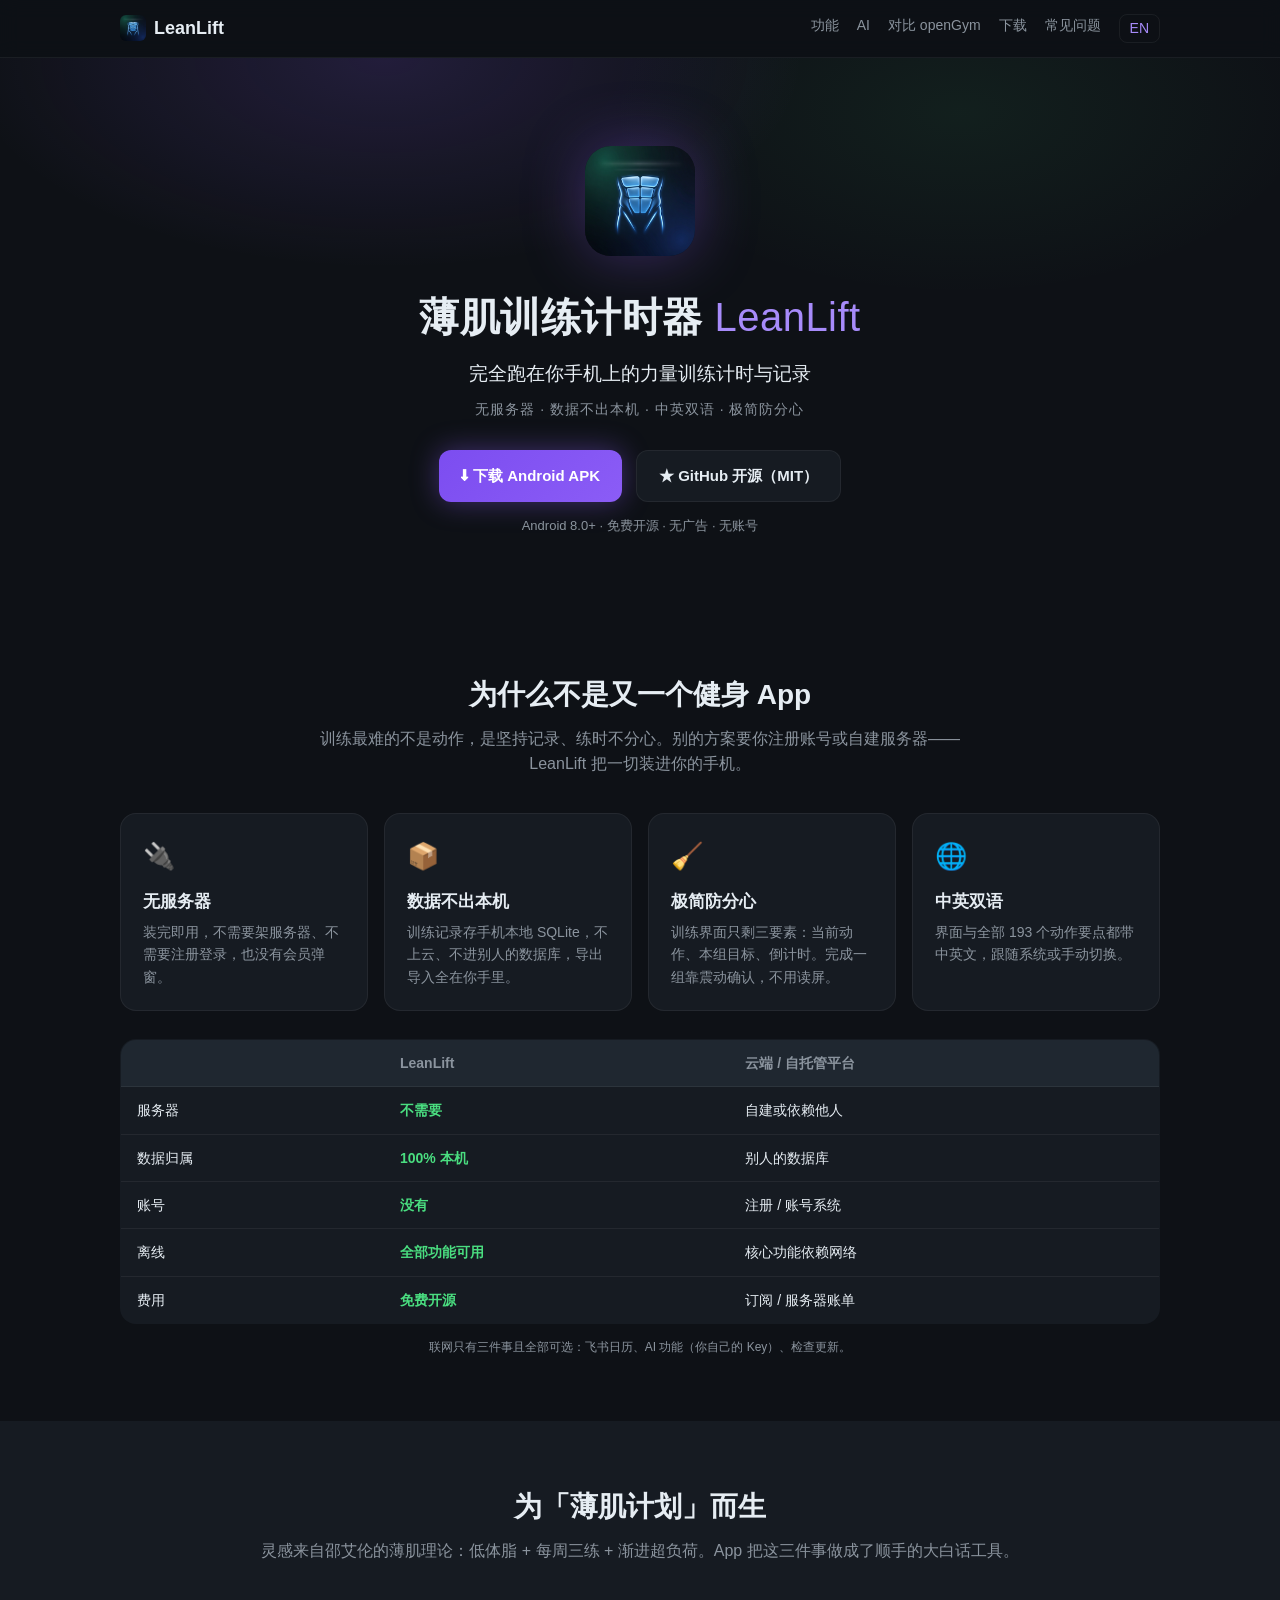
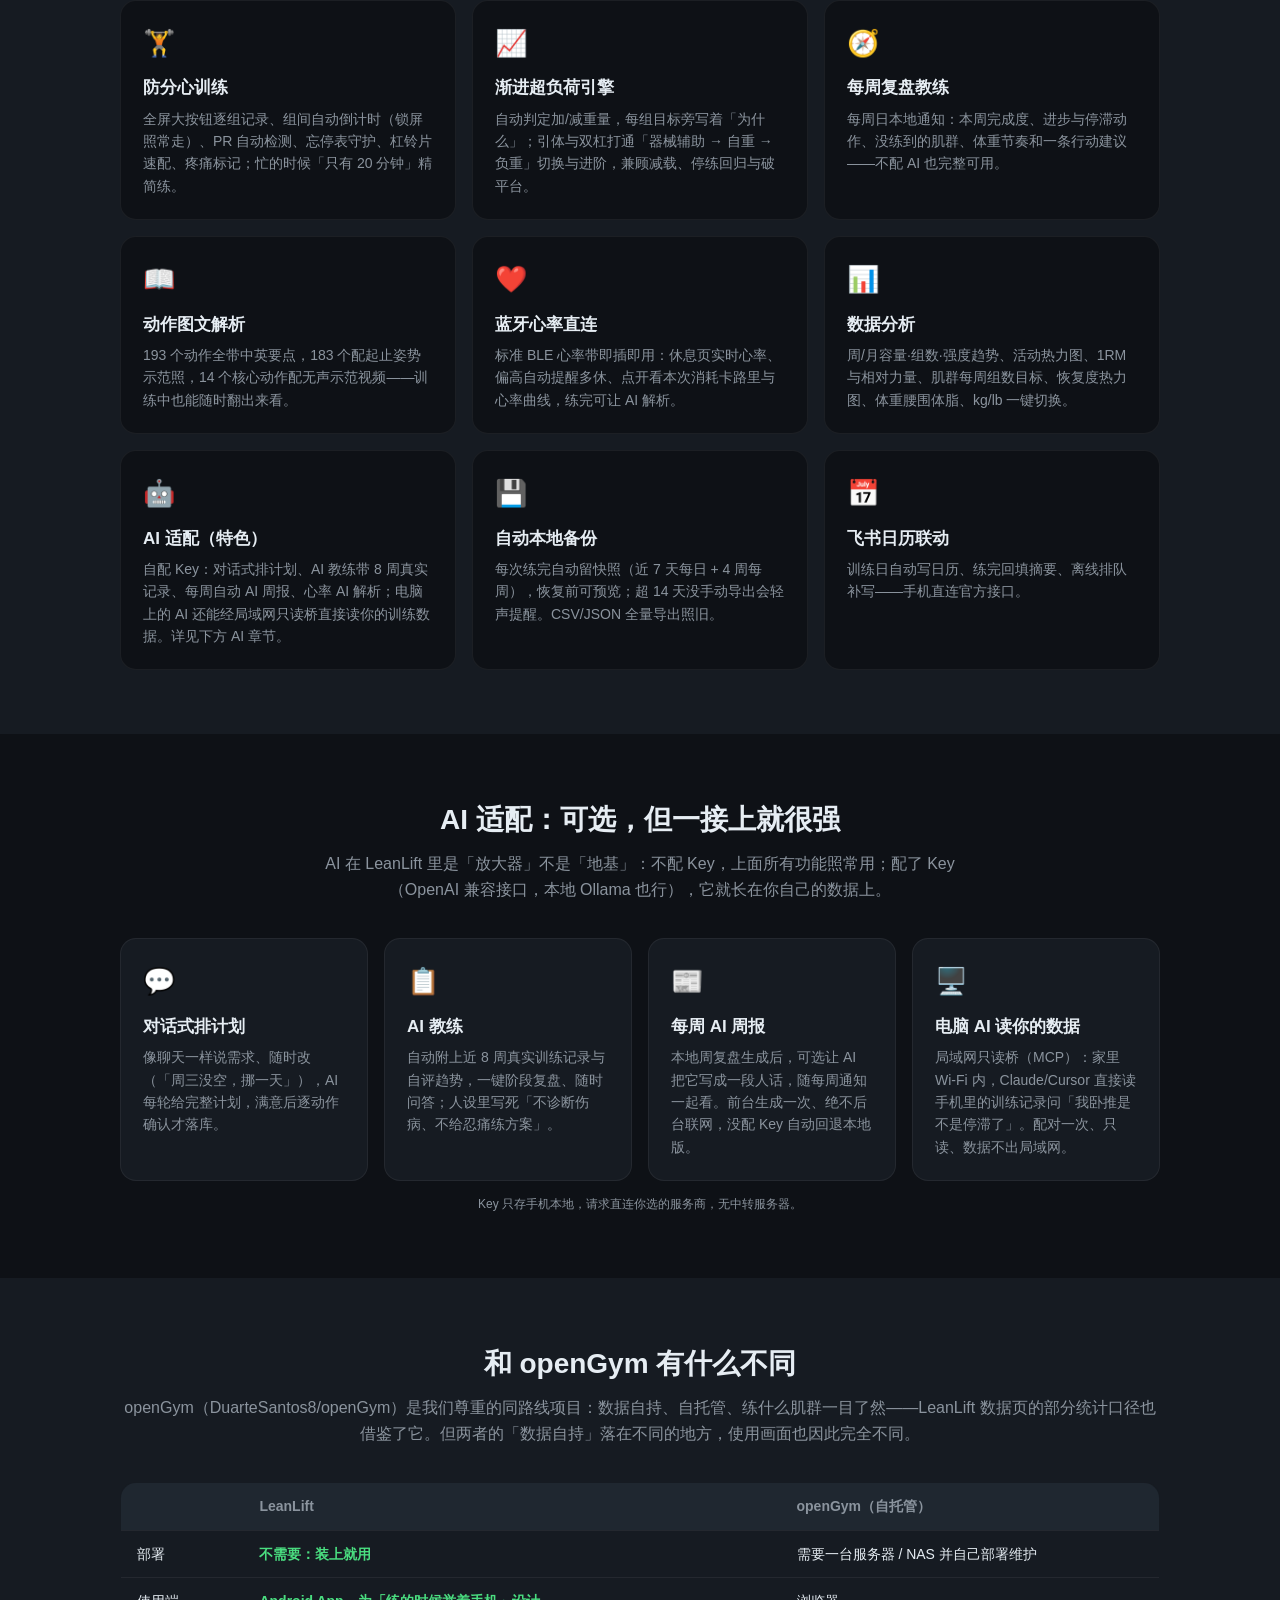
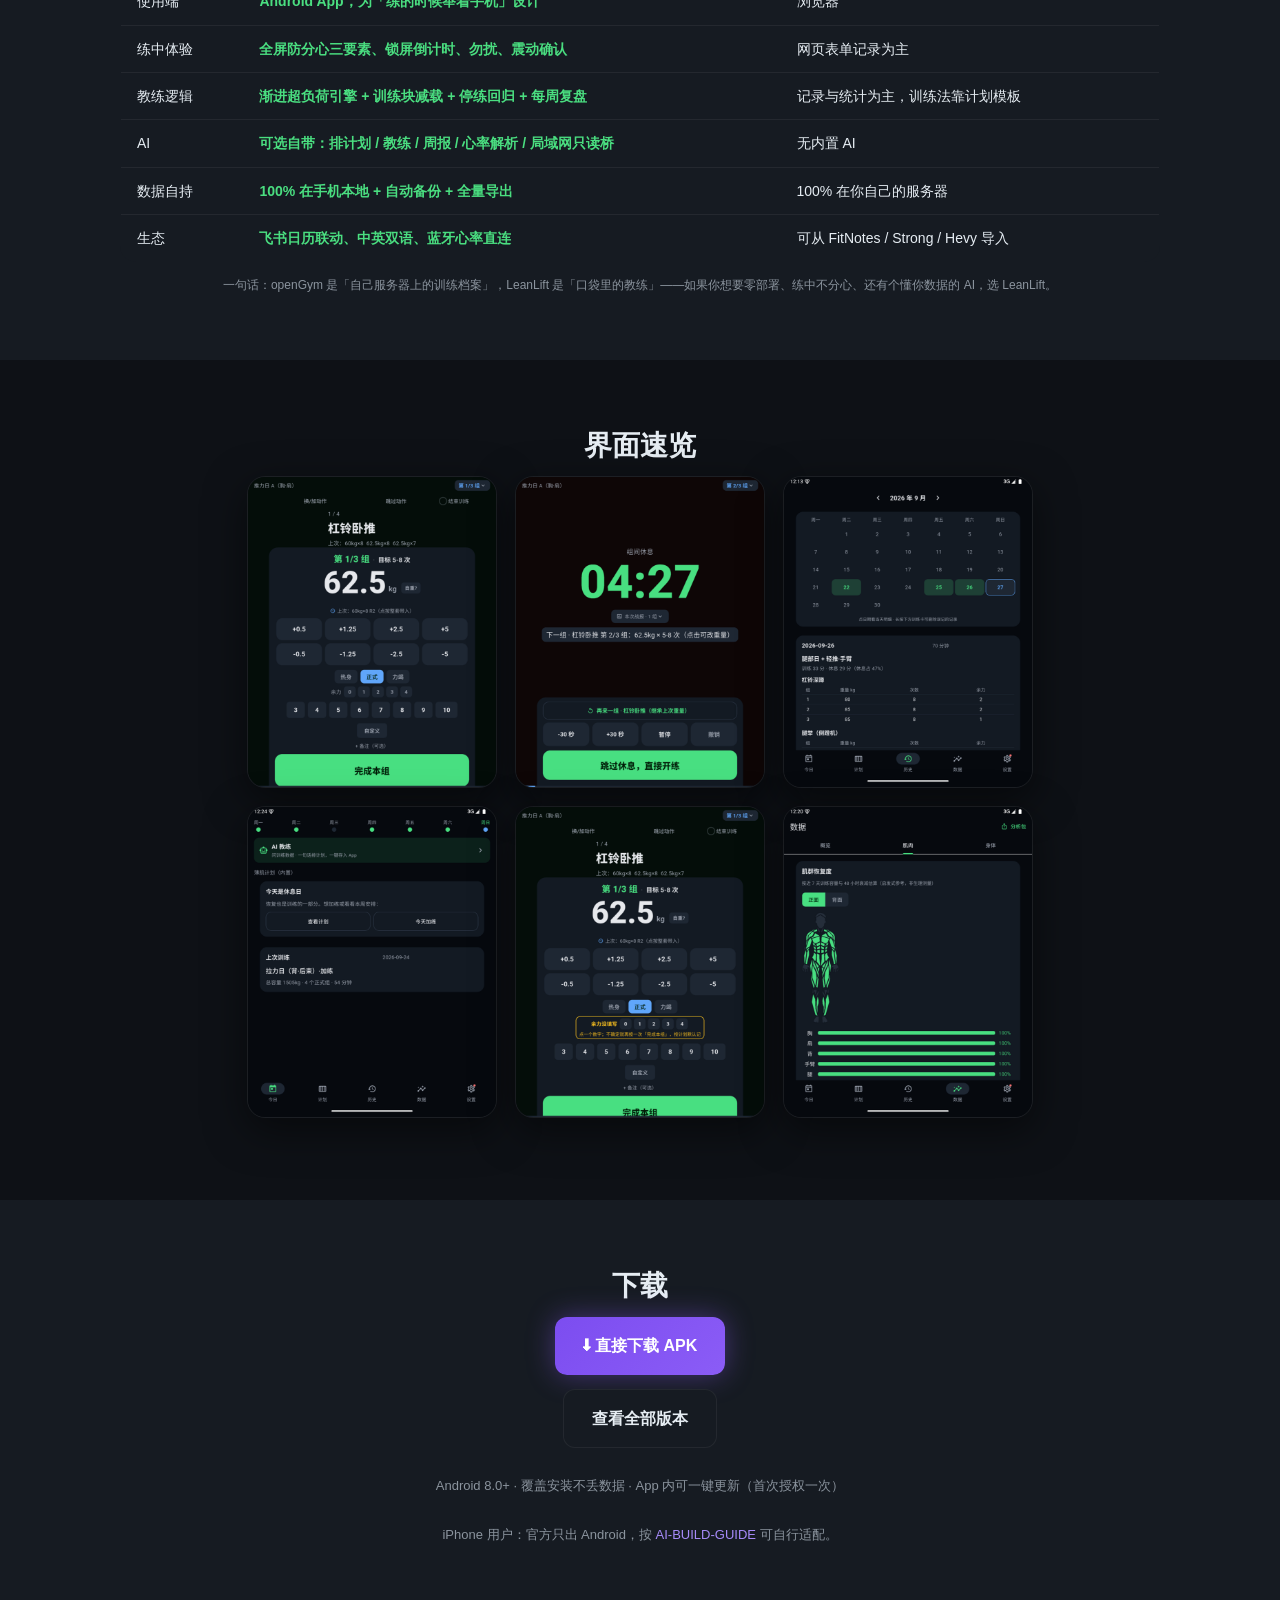
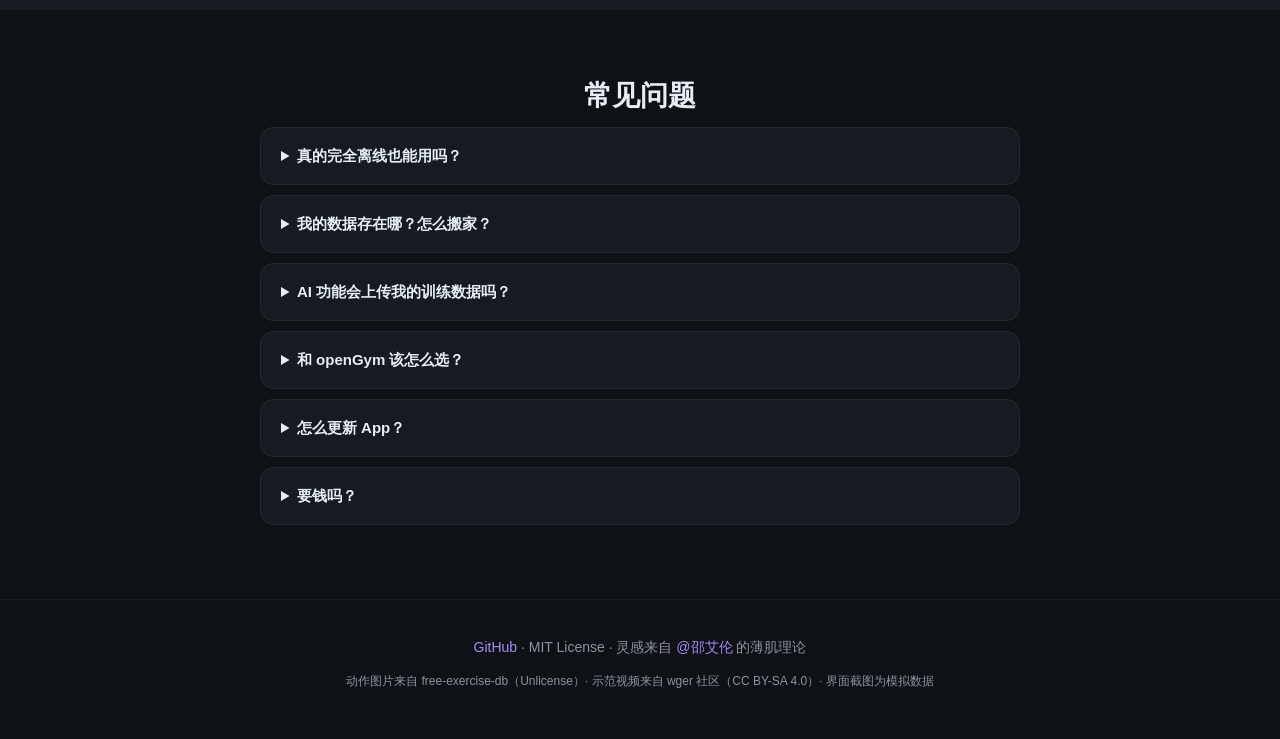
<file: index.html>
<!DOCTYPE html>
<html lang="zh-CN">
<head>
<meta charset="UTF-8">
<meta name="viewport" content="width=device-width, initial-scale=1.0">
<title>LeanLift · 薄肌训练计时器 — 完全跑在你手机上的力量训练记录</title>
<meta name="description" content="无服务器、数据不出本机、中英双语、极简防分心的开源力量训练计时与记录工具。">
<link rel="icon" href="assets/icon.png">
<link rel="stylesheet" href="styles.css">
</head>
<body>

<nav class="nav">
  <div class="nav-inner">
    <a class="brand" href="#"><img src="assets/icon.png" alt=""> LeanLift</a>
    <div class="nav-links">
      <a href="#features">功能</a>
      <a href="#ai">AI</a>
      <a href="#vs-opengym">对比 openGym</a>
      <a href="#download">下载</a>
      <a href="#faq">常见问题</a>
      <a class="lang" href="en.html">EN</a>
    </div>
  </div>
</nav>

<header class="hero">
  <div class="hero-inner">
    <img class="hero-logo" src="assets/icon.png" alt="LeanLift">
    <h1>薄肌训练计时器 <span class="en-name">LeanLift</span></h1>
    <p class="tagline">完全跑在你手机上的力量训练计时与记录</p>
    <p class="pillars">无服务器 · 数据不出本机 · 中英双语 · 极简防分心</p>
    <div class="hero-actions">
      <a class="btn primary" id="download-btn" href="https://github.com/kelinpan0524-cell/leanlift/releases/latest">
        ⬇ 下载 Android APK <span class="ver" id="ver" hidden></span>
      </a>
      <a class="btn ghost" href="https://github.com/kelinpan0524-cell/leanlift">★ GitHub 开源（MIT）</a>
    </div>
    <p class="note">Android 8.0+ · 免费开源 · 无广告 · 无账号</p>
  </div>
</header>

<section id="why" class="section">
  <h2>为什么不是又一个健身 App</h2>
  <p class="section-sub">训练最难的不是动作，是坚持记录、练时不分心。别的方案要你注册账号或自建服务器——LeanLift 把一切装进你的手机。</p>
  <div class="grid four">
    <div class="card"><div class="emoji">🔌</div><h3>无服务器</h3><p>装完即用，不需要架服务器、不需要注册登录，也没有会员弹窗。</p></div>
    <div class="card"><div class="emoji">📦</div><h3>数据不出本机</h3><p>训练记录存手机本地 SQLite，不上云、不进别人的数据库，导出导入全在你手里。</p></div>
    <div class="card"><div class="emoji">🧹</div><h3>极简防分心</h3><p>训练界面只剩三要素：当前动作、本组目标、倒计时。完成一组靠震动确认，不用读屏。</p></div>
    <div class="card"><div class="emoji">🌐</div><h3>中英双语</h3><p>界面与全部 193 个动作要点都带中英文，跟随系统或手动切换。</p></div>
  </div>
  <table class="compare">
    <thead><tr><th></th><th class="hl">LeanLift</th><th>云端 / 自托管平台</th></tr></thead>
    <tbody>
      <tr><td>服务器</td><td class="hl">不需要</td><td>自建或依赖他人</td></tr>
      <tr><td>数据归属</td><td class="hl">100% 本机</td><td>别人的数据库</td></tr>
      <tr><td>账号</td><td class="hl">没有</td><td>注册 / 账号系统</td></tr>
      <tr><td>离线</td><td class="hl">全部功能可用</td><td>核心功能依赖网络</td></tr>
      <tr><td>费用</td><td class="hl">免费开源</td><td>订阅 / 服务器账单</td></tr>
    </tbody>
  </table>
  <p class="fineprint">联网只有三件事且全部可选：飞书日历、AI 功能（你自己的 Key）、检查更新。</p>
</section>

<section id="features" class="section alt">
  <h2>为「薄肌计划」而生</h2>
  <p class="section-sub">灵感来自邵艾伦的薄肌理论：低体脂 + 每周三练 + 渐进超负荷。App 把这三件事做成了顺手的大白话工具。</p>
  <div class="grid three">
    <div class="card"><div class="emoji">🏋️</div><h3>防分心训练</h3><p>全屏大按钮逐组记录、组间自动倒计时（锁屏照常走）、PR 自动检测、忘停表守护、杠铃片速配、疼痛标记；忙的时候「只有 20 分钟」精简练。</p></div>
    <div class="card"><div class="emoji">📈</div><h3>渐进超负荷引擎</h3><p>自动判定加/减重量，每组目标旁写着「为什么」；引体与双杠打通「器械辅助 → 自重 → 负重」切换与进阶，兼顾减载、停练回归与破平台。</p></div>
    <div class="card"><div class="emoji">🧭</div><h3>每周复盘教练</h3><p>每周日本地通知：本周完成度、进步与停滞动作、没练到的肌群、体重节奏和一条行动建议——不配 AI 也完整可用。</p></div>
    <div class="card"><div class="emoji">📖</div><h3>动作图文解析</h3><p>193 个动作全带中英要点，183 个配起止姿势示范照，14 个核心动作配无声示范视频——训练中也能随时翻出来看。</p></div>
    <div class="card"><div class="emoji">❤️</div><h3>蓝牙心率直连</h3><p>标准 BLE 心率带即插即用：休息页实时心率、偏高自动提醒多休、点开看本次消耗卡路里与心率曲线，练完可让 AI 解析。</p></div>
    <div class="card"><div class="emoji">📊</div><h3>数据分析</h3><p>周/月容量·组数·强度趋势、活动热力图、1RM 与相对力量、肌群每周组数目标、恢复度热力图、体重腰围体脂、kg/lb 一键切换。</p></div>
    <div class="card"><div class="emoji">🤖</div><h3>AI 适配（特色）</h3><p>自配 Key：对话式排计划、AI 教练带 8 周真实记录、每周自动 AI 周报、心率 AI 解析；电脑上的 AI 还能经局域网只读桥直接读你的训练数据。详见下方 AI 章节。</p></div>
    <div class="card"><div class="emoji">💾</div><h3>自动本地备份</h3><p>每次练完自动留快照（近 7 天每日 + 4 周每周），恢复前可预览；超 14 天没手动导出会轻声提醒。CSV/JSON 全量导出照旧。</p></div>
    <div class="card"><div class="emoji">📅</div><h3>飞书日历联动</h3><p>训练日自动写日历、练完回填摘要、离线排队补写——手机直连官方接口。</p></div>
  </div>
</section>

<section id="ai" class="section">
  <h2>AI 适配：可选，但一接上就很强</h2>
  <p class="section-sub">AI 在 LeanLift 里是「放大器」不是「地基」：不配 Key，上面所有功能照常用；配了 Key（OpenAI 兼容接口，本地 Ollama 也行），它就长在你自己的数据上。</p>
  <div class="grid four">
    <div class="card"><div class="emoji">💬</div><h3>对话式排计划</h3><p>像聊天一样说需求、随时改（「周三没空，挪一天」），AI 每轮给完整计划，满意后逐动作确认才落库。</p></div>
    <div class="card"><div class="emoji">📋</div><h3>AI 教练</h3><p>自动附上近 8 周真实训练记录与自评趋势，一键阶段复盘、随时问答；人设里写死「不诊断伤病、不给忍痛练方案」。</p></div>
    <div class="card"><div class="emoji">📰</div><h3>每周 AI 周报</h3><p>本地周复盘生成后，可选让 AI 把它写成一段人话，随每周通知一起看。前台生成一次、绝不后台联网，没配 Key 自动回退本地版。</p></div>
    <div class="card"><div class="emoji">🖥️</div><h3>电脑 AI 读你的数据</h3><p>局域网只读桥（MCP）：家里 Wi-Fi 内，Claude/Cursor 直接读手机里的训练记录问「我卧推是不是停滞了」。配对一次、只读、数据不出局域网。</p></div>
  </div>
  <p class="fineprint">Key 只存手机本地，请求直连你选的服务商，无中转服务器。</p>
</section>

<section id="vs-opengym" class="section alt">
  <h2>和 openGym 有什么不同</h2>
  <p class="section-sub">openGym（DuarteSantos8/openGym）是我们尊重的同路线项目：数据自持、自托管、练什么肌群一目了然——LeanLift 数据页的部分统计口径也借鉴了它。但两者的「数据自持」落在不同的地方，使用画面也因此完全不同。</p>
  <table class="compare">
    <thead><tr><th></th><th class="hl">LeanLift</th><th>openGym（自托管）</th></tr></thead>
    <tbody>
      <tr><td>部署</td><td class="hl">不需要：装上就用</td><td>需要一台服务器 / NAS 并自己部署维护</td></tr>
      <tr><td>使用端</td><td class="hl">Android App，为「练的时候举着手机」设计</td><td>浏览器</td></tr>
      <tr><td>练中体验</td><td class="hl">全屏防分心三要素、锁屏倒计时、勿扰、震动确认</td><td>网页表单记录为主</td></tr>
      <tr><td>教练逻辑</td><td class="hl">渐进超负荷引擎 + 训练块减载 + 停练回归 + 每周复盘</td><td>记录与统计为主，训练法靠计划模板</td></tr>
      <tr><td>AI</td><td class="hl">可选自带：排计划 / 教练 / 周报 / 心率解析 / 局域网只读桥</td><td>无内置 AI</td></tr>
      <tr><td>数据自持</td><td class="hl">100% 在手机本地 + 自动备份 + 全量导出</td><td>100% 在你自己的服务器</td></tr>
      <tr><td>生态</td><td class="hl">飞书日历联动、中英双语、蓝牙心率直连</td><td>可从 FitNotes / Strong / Hevy 导入</td></tr>
    </tbody>
  </table>
  <p class="fineprint">一句话：openGym 是「自己服务器上的训练档案」，LeanLift 是「口袋里的教练」——如果你想要零部署、练中不分心、还有个懂你数据的 AI，选 LeanLift。</p>
</section>

<section class="section shots">
  <h2>界面速览</h2>
  <div class="shot-row">
    <img src="assets/s2_lift.png" alt="训练中">
    <img src="assets/s3_rest.png" alt="组间休息">
    <img src="assets/s4_history.png" alt="历史记录">
  </div>
  <div class="shot-row">
    <img src="assets/s1_home.png" alt="今日">
    <img src="assets/s5_rir.png" alt="余力提醒">
    <img src="assets/s6_heatmap.png" alt="肌群热力图">
  </div>
</section>

<section id="download" class="section alt download">
  <h2>下载</h2>
  <div class="dl-box">
    <a class="btn primary big" href="https://github.com/kelinpan0524-cell/leanlift/releases/latest/download/app-release.apk">⬇ 直接下载 APK</a>
    <a class="btn ghost big" href="https://github.com/kelinpan0524-cell/leanlift/releases">查看全部版本</a>
    <p class="note">Android 8.0+ · 覆盖安装不丢数据 · App 内可一键更新（首次授权一次）</p>
    <p class="note">iPhone 用户：官方只出 Android，按 <a href="https://github.com/kelinpan0524-cell/leanlift/blob/main/AI-BUILD-GUIDE.md">AI-BUILD-GUIDE</a> 可自行适配。</p>
  </div>
</section>

<section id="faq" class="section">
  <h2>常见问题</h2>
  <div class="faq">
    <details><summary>真的完全离线也能用吗？</summary><p>是。训练、记录、统计、计划、周复盘、自动备份全部本地运行。联网的三件事（飞书日历、AI、检查更新）都不配也能正常用。</p></details>
    <details><summary>我的数据存在哪？怎么搬家？</summary><p>手机本地 SQLite。App 每次练完自动留快照（近 7 天 + 4 周），设置里还有 JSON 全量导出/一键恢复，CSV 也能导。换手机拷一份存档即可。</p></details>
    <details><summary>AI 功能会上传我的训练数据吗？</summary><p>只有你主动用 AI 功能时，把需要的内容（如近 8 周记录摘要）直接发给你配置的服务商。Key 存本机，无中转服务器；每周 AI 周报默认关闭、打开后也只在前台生成一次。</p></details>
    <details><summary>和 openGym 该怎么选？</summary><p>想零部署、练中防分心、要渐进超负荷引擎和可选 AI——选 LeanLift；已有 NAS/服务器、想在浏览器里管理训练档案、需要从 FitNotes/Strong/Hevy 迁移历史——openGym 也很好。</p></details>
    <details><summary>怎么更新 App？</summary><p>App 内「设置 → 应用更新」一键升级；或从本页下载最新 APK 覆盖安装，数据不丢。</p></details>
    <details><summary>要钱吗？</summary><p>不要。MIT 开源，无广告无内购无统计。</p></details>
  </div>
</section>

<footer class="footer">
  <p><a href="https://github.com/kelinpan0524-cell/leanlift">GitHub</a> · MIT License · 灵感来自 <a href="https://x.com/AlanShao111">@邵艾伦</a> 的薄肌理论</p>
  <p class="fineprint">动作图片来自 free-exercise-db（Unlicense）· 示范视频来自 wger 社区（CC BY-SA 4.0）· 界面截图为模拟数据</p>
</footer>

<script src="site.js"></script>
</body>
</html>
</file>
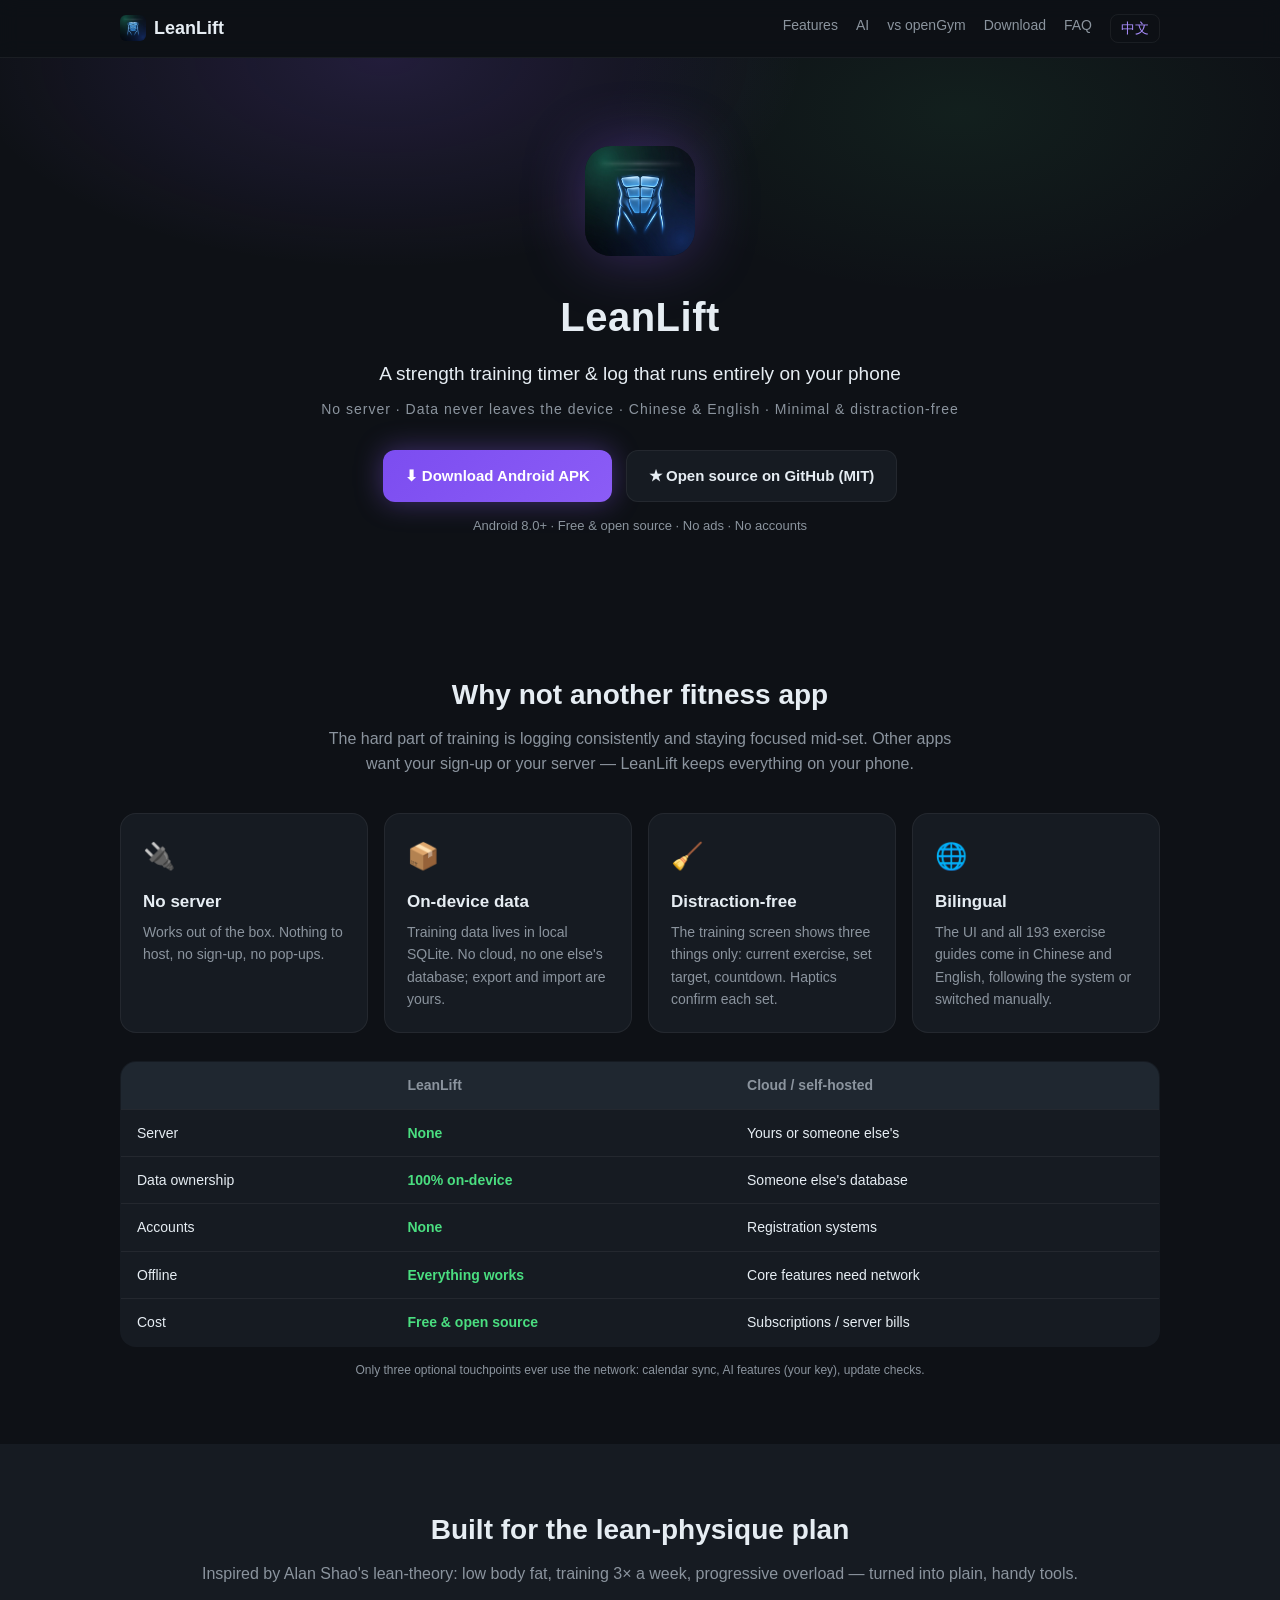
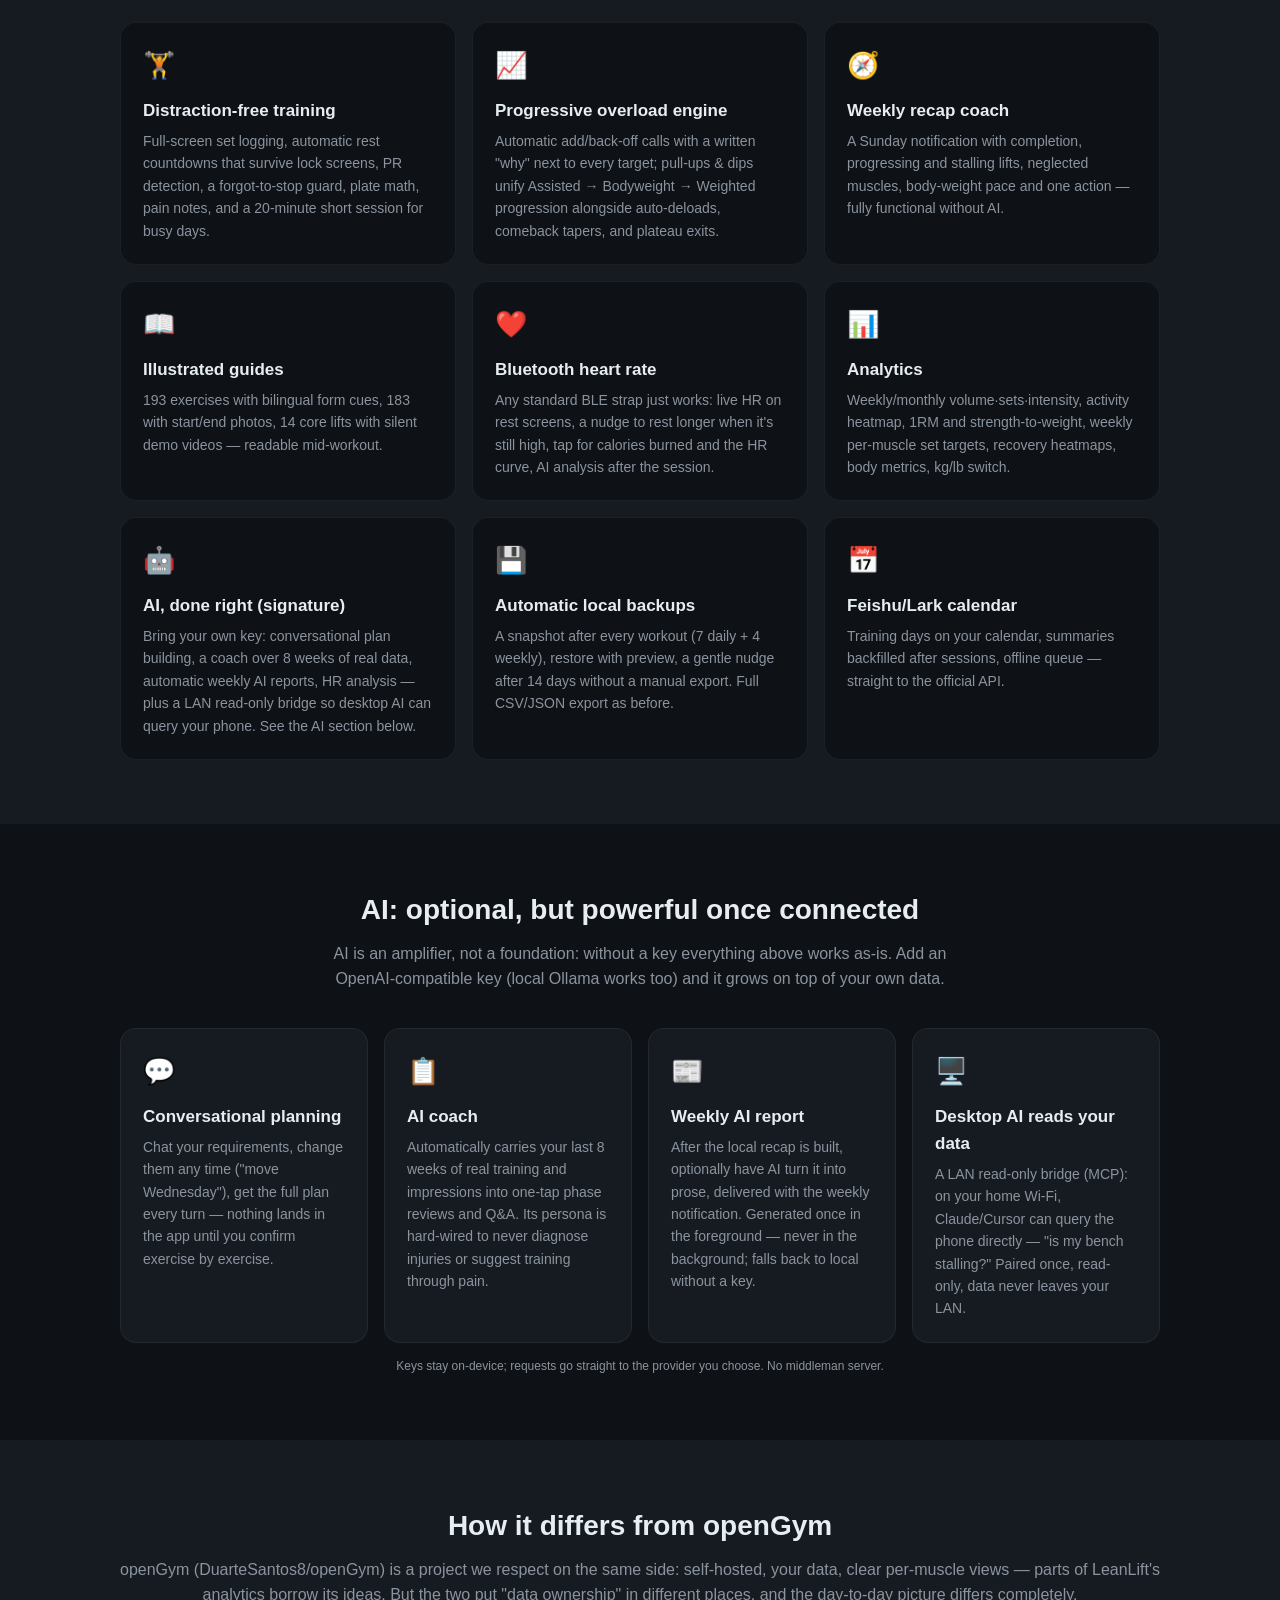
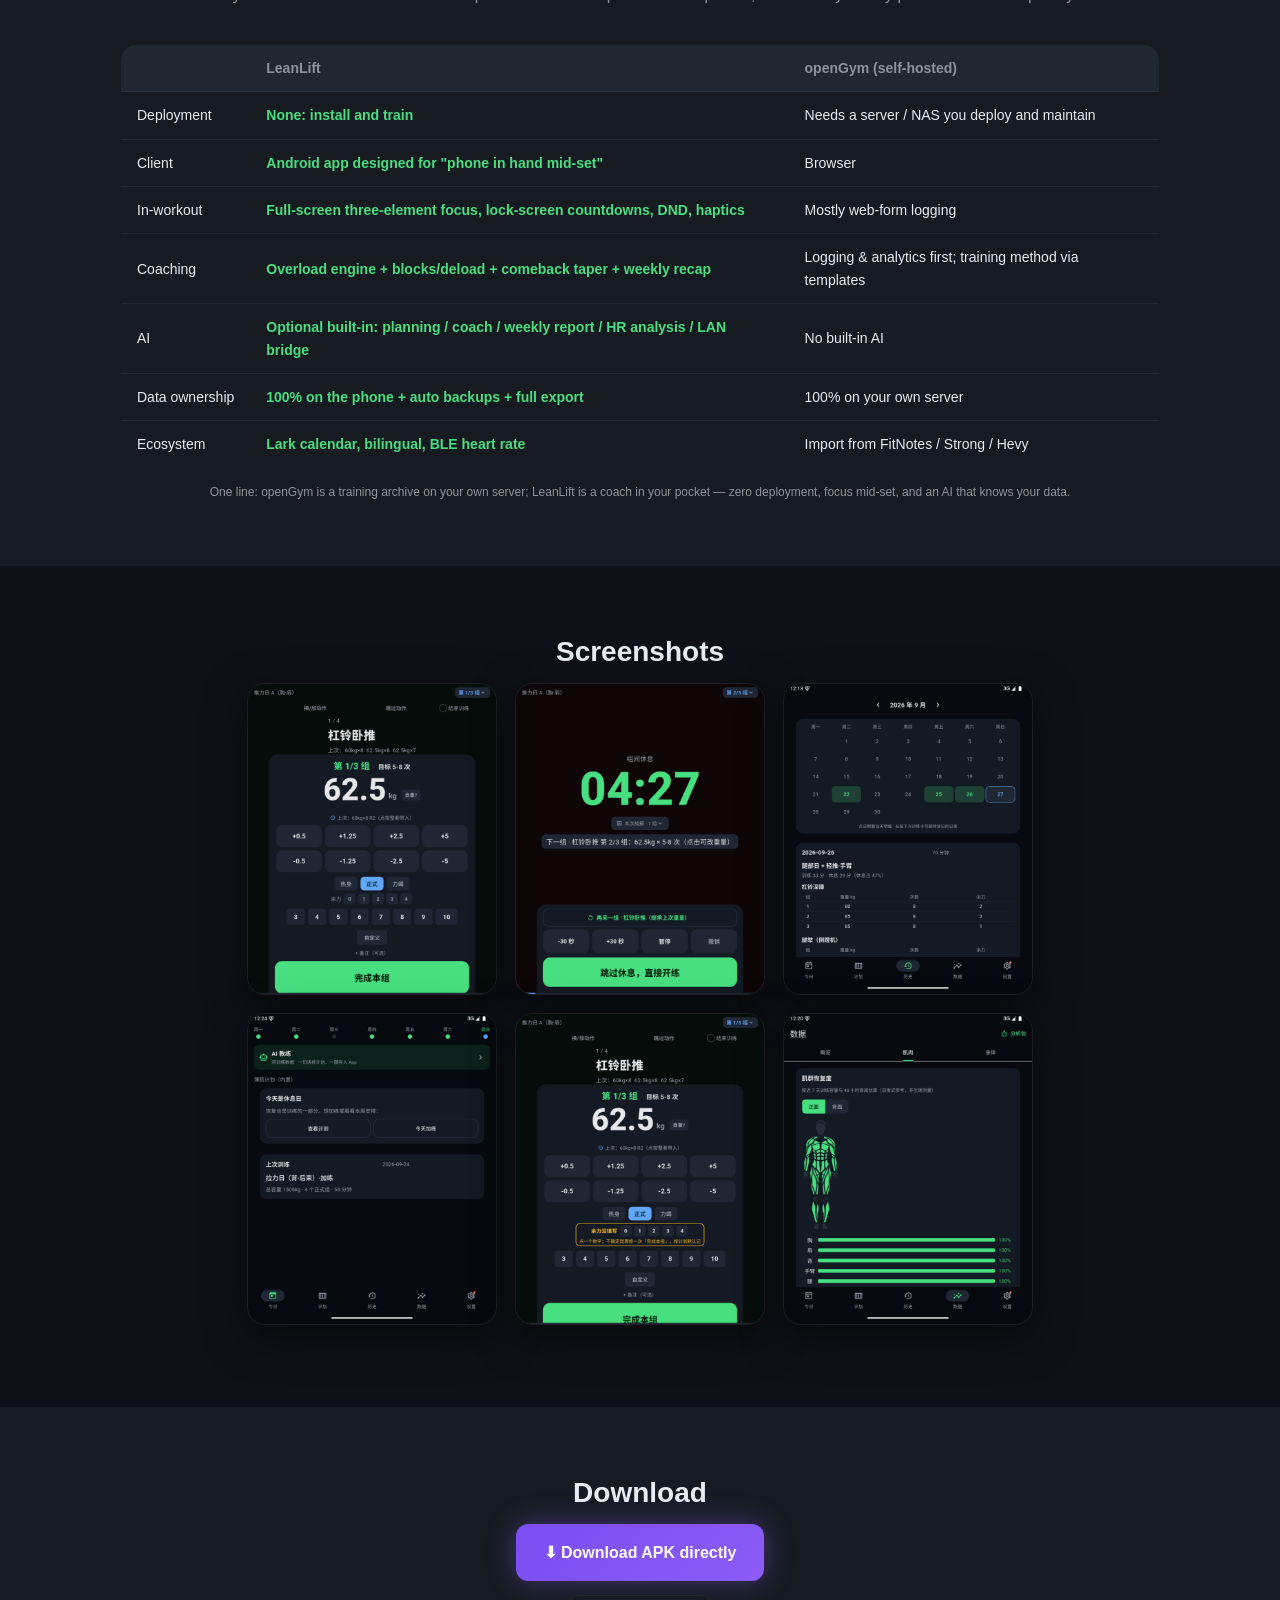
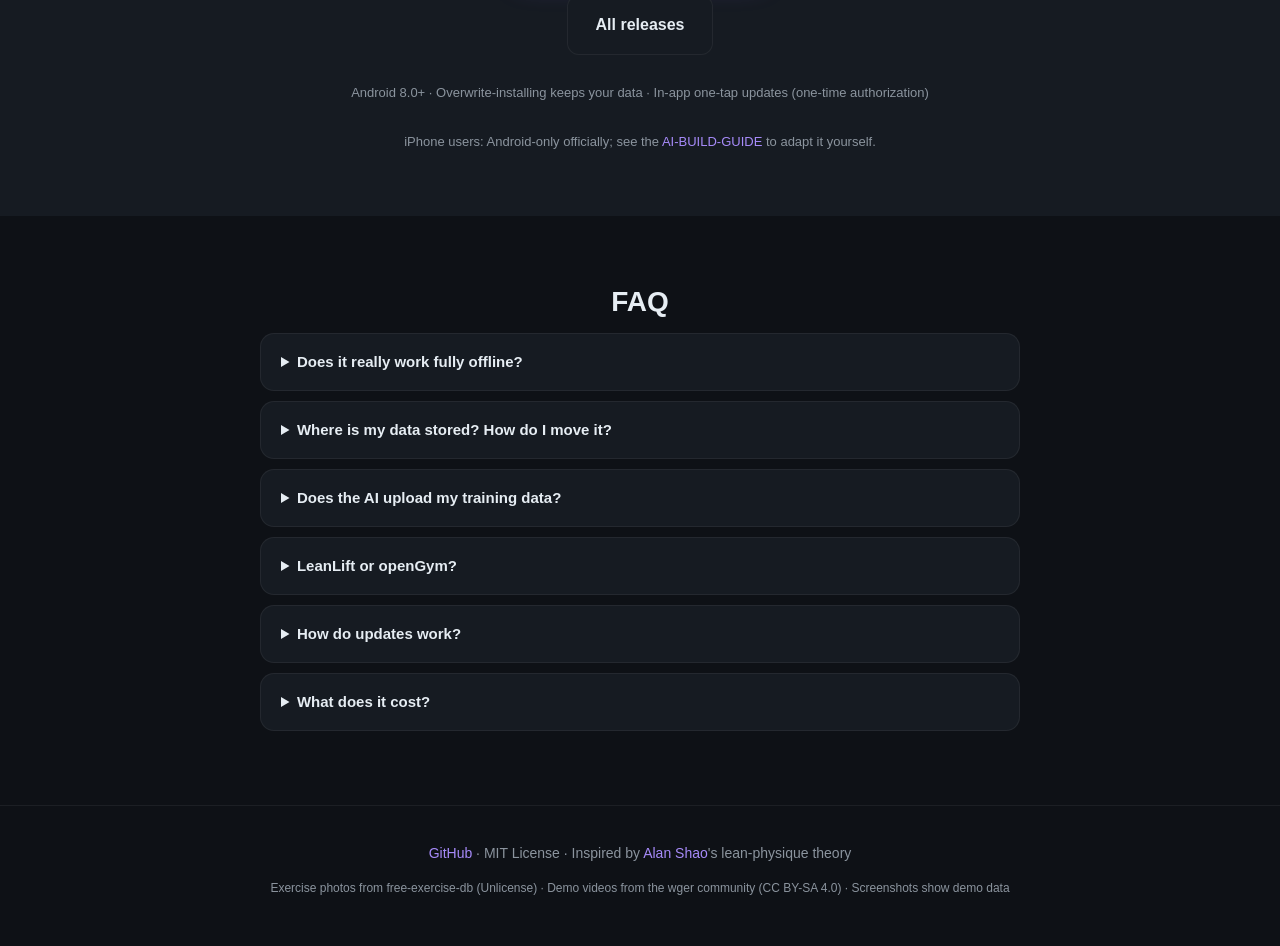
<file: en.html>
<!DOCTYPE html>
<html lang="en">
<head>
<meta charset="UTF-8">
<meta name="viewport" content="width=device-width, initial-scale=1.0">
<title>LeanLift — Strength training timer & log that runs entirely on your phone</title>
<meta name="description" content="No server, your data never leaves the device, bilingual, minimal and distraction-free. Open-source strength training timer & logger.">
<link rel="icon" href="assets/icon.png">
<link rel="stylesheet" href="styles.css">
</head>
<body>

<nav class="nav">
  <div class="nav-inner">
    <a class="brand" href="#"><img src="assets/icon.png" alt=""> LeanLift</a>
    <div class="nav-links">
      <a href="#features">Features</a>
      <a href="#ai">AI</a>
      <a href="#vs-opengym">vs openGym</a>
      <a href="#download">Download</a>
      <a href="#faq">FAQ</a>
      <a class="lang" href="index.html">中文</a>
    </div>
  </div>
</nav>

<header class="hero">
  <div class="hero-inner">
    <img class="hero-logo" src="assets/icon.png" alt="LeanLift">
    <h1>LeanLift</h1>
    <p class="tagline">A strength training timer &amp; log that runs entirely on your phone</p>
    <p class="pillars">No server · Data never leaves the device · Chinese &amp; English · Minimal &amp; distraction-free</p>
    <div class="hero-actions">
      <a class="btn primary" id="download-btn" href="https://github.com/kelinpan0524-cell/leanlift/releases/latest">
        ⬇ Download Android APK <span class="ver" id="ver" hidden></span>
      </a>
      <a class="btn ghost" href="https://github.com/kelinpan0524-cell/leanlift">★ Open source on GitHub (MIT)</a>
    </div>
    <p class="note">Android 8.0+ · Free &amp; open source · No ads · No accounts</p>
  </div>
</header>

<section id="why" class="section">
  <h2>Why not another fitness app</h2>
  <p class="section-sub">The hard part of training is logging consistently and staying focused mid-set. Other apps want your sign-up or your server — LeanLift keeps everything on your phone.</p>
  <div class="grid four">
    <div class="card"><div class="emoji">🔌</div><h3>No server</h3><p>Works out of the box. Nothing to host, no sign-up, no pop-ups.</p></div>
    <div class="card"><div class="emoji">📦</div><h3>On-device data</h3><p>Training data lives in local SQLite. No cloud, no one else's database; export and import are yours.</p></div>
    <div class="card"><div class="emoji">🧹</div><h3>Distraction-free</h3><p>The training screen shows three things only: current exercise, set target, countdown. Haptics confirm each set.</p></div>
    <div class="card"><div class="emoji">🌐</div><h3>Bilingual</h3><p>The UI and all 193 exercise guides come in Chinese and English, following the system or switched manually.</p></div>
  </div>
  <table class="compare">
    <thead><tr><th></th><th class="hl">LeanLift</th><th>Cloud / self-hosted</th></tr></thead>
    <tbody>
      <tr><td>Server</td><td class="hl">None</td><td>Yours or someone else's</td></tr>
      <tr><td>Data ownership</td><td class="hl">100% on-device</td><td>Someone else's database</td></tr>
      <tr><td>Accounts</td><td class="hl">None</td><td>Registration systems</td></tr>
      <tr><td>Offline</td><td class="hl">Everything works</td><td>Core features need network</td></tr>
      <tr><td>Cost</td><td class="hl">Free &amp; open source</td><td>Subscriptions / server bills</td></tr>
    </tbody>
  </table>
  <p class="fineprint">Only three optional touchpoints ever use the network: calendar sync, AI features (your key), update checks.</p>
</section>

<section id="features" class="section alt">
  <h2>Built for the lean-physique plan</h2>
  <p class="section-sub">Inspired by Alan Shao's lean-theory: low body fat, training 3× a week, progressive overload — turned into plain, handy tools.</p>
  <div class="grid three">
    <div class="card"><div class="emoji">🏋️</div><h3>Distraction-free training</h3><p>Full-screen set logging, automatic rest countdowns that survive lock screens, PR detection, a forgot-to-stop guard, plate math, pain notes, and a 20-minute short session for busy days.</p></div>
    <div class="card"><div class="emoji">📈</div><h3>Progressive overload engine</h3><p>Automatic add/back-off calls with a written "why" next to every target; pull-ups &amp; dips unify Assisted → Bodyweight → Weighted progression alongside auto-deloads, comeback tapers, and plateau exits.</p></div>
    <div class="card"><div class="emoji">🧭</div><h3>Weekly recap coach</h3><p>A Sunday notification with completion, progressing and stalling lifts, neglected muscles, body-weight pace and one action — fully functional without AI.</p></div>
    <div class="card"><div class="emoji">📖</div><h3>Illustrated guides</h3><p>193 exercises with bilingual form cues, 183 with start/end photos, 14 core lifts with silent demo videos — readable mid-workout.</p></div>
    <div class="card"><div class="emoji">❤️</div><h3>Bluetooth heart rate</h3><p>Any standard BLE strap just works: live HR on rest screens, a nudge to rest longer when it's still high, tap for calories burned and the HR curve, AI analysis after the session.</p></div>
    <div class="card"><div class="emoji">📊</div><h3>Analytics</h3><p>Weekly/monthly volume·sets·intensity, activity heatmap, 1RM and strength-to-weight, weekly per-muscle set targets, recovery heatmaps, body metrics, kg/lb switch.</p></div>
    <div class="card"><div class="emoji">🤖</div><h3>AI, done right (signature)</h3><p>Bring your own key: conversational plan building, a coach over 8 weeks of real data, automatic weekly AI reports, HR analysis — plus a LAN read-only bridge so desktop AI can query your phone. See the AI section below.</p></div>
    <div class="card"><div class="emoji">💾</div><h3>Automatic local backups</h3><p>A snapshot after every workout (7 daily + 4 weekly), restore with preview, a gentle nudge after 14 days without a manual export. Full CSV/JSON export as before.</p></div>
    <div class="card"><div class="emoji">📅</div><h3>Feishu/Lark calendar</h3><p>Training days on your calendar, summaries backfilled after sessions, offline queue — straight to the official API.</p></div>
  </div>
</section>

<section id="ai" class="section">
  <h2>AI: optional, but powerful once connected</h2>
  <p class="section-sub">AI is an amplifier, not a foundation: without a key everything above works as-is. Add an OpenAI-compatible key (local Ollama works too) and it grows on top of your own data.</p>
  <div class="grid four">
    <div class="card"><div class="emoji">💬</div><h3>Conversational planning</h3><p>Chat your requirements, change them any time ("move Wednesday"), get the full plan every turn — nothing lands in the app until you confirm exercise by exercise.</p></div>
    <div class="card"><div class="emoji">📋</div><h3>AI coach</h3><p>Automatically carries your last 8 weeks of real training and impressions into one-tap phase reviews and Q&amp;A. Its persona is hard-wired to never diagnose injuries or suggest training through pain.</p></div>
    <div class="card"><div class="emoji">📰</div><h3>Weekly AI report</h3><p>After the local recap is built, optionally have AI turn it into prose, delivered with the weekly notification. Generated once in the foreground — never in the background; falls back to local without a key.</p></div>
    <div class="card"><div class="emoji">🖥️</div><h3>Desktop AI reads your data</h3><p>A LAN read-only bridge (MCP): on your home Wi-Fi, Claude/Cursor can query the phone directly — "is my bench stalling?" Paired once, read-only, data never leaves your LAN.</p></div>
  </div>
  <p class="fineprint">Keys stay on-device; requests go straight to the provider you choose. No middleman server.</p>
</section>

<section id="vs-opengym" class="section alt">
  <h2>How it differs from openGym</h2>
  <p class="section-sub">openGym (DuarteSantos8/openGym) is a project we respect on the same side: self-hosted, your data, clear per-muscle views — parts of LeanLift's analytics borrow its ideas. But the two put "data ownership" in different places, and the day-to-day picture differs completely.</p>
  <table class="compare">
    <thead><tr><th></th><th class="hl">LeanLift</th><th>openGym (self-hosted)</th></tr></thead>
    <tbody>
      <tr><td>Deployment</td><td class="hl">None: install and train</td><td>Needs a server / NAS you deploy and maintain</td></tr>
      <tr><td>Client</td><td class="hl">Android app designed for "phone in hand mid-set"</td><td>Browser</td></tr>
      <tr><td>In-workout</td><td class="hl">Full-screen three-element focus, lock-screen countdowns, DND, haptics</td><td>Mostly web-form logging</td></tr>
      <tr><td>Coaching</td><td class="hl">Overload engine + blocks/deload + comeback taper + weekly recap</td><td>Logging &amp; analytics first; training method via templates</td></tr>
      <tr><td>AI</td><td class="hl">Optional built-in: planning / coach / weekly report / HR analysis / LAN bridge</td><td>No built-in AI</td></tr>
      <tr><td>Data ownership</td><td class="hl">100% on the phone + auto backups + full export</td><td>100% on your own server</td></tr>
      <tr><td>Ecosystem</td><td class="hl">Lark calendar, bilingual, BLE heart rate</td><td>Import from FitNotes / Strong / Hevy</td></tr>
    </tbody>
  </table>
  <p class="fineprint">One line: openGym is a training archive on your own server; LeanLift is a coach in your pocket — zero deployment, focus mid-set, and an AI that knows your data.</p>
</section>

<section class="section shots">
  <h2>Screenshots</h2>
  <div class="shot-row">
    <img src="assets/s2_lift.png" alt="Mid-set">
    <img src="assets/s3_rest.png" alt="Rest">
    <img src="assets/s4_history.png" alt="History">
  </div>
  <div class="shot-row">
    <img src="assets/s1_home.png" alt="Today">
    <img src="assets/s5_rir.png" alt="RIR reminder">
    <img src="assets/s6_heatmap.png" alt="Muscle heatmap">
  </div>
</section>

<section id="download" class="section alt download">
  <h2>Download</h2>
  <div class="dl-box">
    <a class="btn primary big" href="https://github.com/kelinpan0524-cell/leanlift/releases/latest/download/app-release.apk">⬇ Download APK directly</a>
    <a class="btn ghost big" href="https://github.com/kelinpan0524-cell/leanlift/releases">All releases</a>
    <p class="note">Android 8.0+ · Overwrite-installing keeps your data · In-app one-tap updates (one-time authorization)</p>
    <p class="note">iPhone users: Android-only officially; see the <a href="https://github.com/kelinpan0524-cell/leanlift/blob/main/AI-BUILD-GUIDE.md">AI-BUILD-GUIDE</a> to adapt it yourself.</p>
  </div>
</section>

<section id="faq" class="section">
  <h2>FAQ</h2>
  <div class="faq">
    <details><summary>Does it really work fully offline?</summary><p>Yes. Training, logging, analytics, plans, the weekly recap and auto backups all run locally. The three networked extras (calendar, AI, update checks) are all optional.</p></details>
    <details><summary>Where is my data stored? How do I move it?</summary><p>Local SQLite on your phone. A snapshot is saved after every workout (7 daily + 4 weekly), and Settings offers full JSON export/restore and CSV export — copy the archive to move devices.</p></details>
    <details><summary>Does the AI upload my training data?</summary><p>Only when you actively use an AI feature, and only the needed content (e.g. an 8-week summary) goes directly to the provider you configured. Keys stay on-device; there is no middleman server. The weekly AI report is off by default and, once enabled, generated once in the foreground.</p></details>
    <details><summary>LeanLift or openGym?</summary><p>Want zero deployment, focus mid-set, an overload engine and optional AI — LeanLift. Already running a NAS/server, prefer browser management, or migrating from FitNotes/Strong/Hevy — openGym is great too.</p></details>
    <details><summary>How do updates work?</summary><p>Settings → App Update, one tap. Or download the latest APK from this page and overwrite-install — data survives.</p></details>
    <details><summary>What does it cost?</summary><p>Nothing. MIT open source, no ads, no in-app purchases, no analytics.</p></details>
  </div>
</section>

<footer class="footer">
  <p><a href="https://github.com/kelinpan0524-cell/leanlift">GitHub</a> · MIT License · Inspired by <a href="https://x.com/AlanShao111">Alan Shao</a>'s lean-physique theory</p>
  <p class="fineprint">Exercise photos from free-exercise-db (Unlicense) · Demo videos from the wger community (CC BY-SA 4.0) · Screenshots show demo data</p>
</footer>

<script src="site.js"></script>
</body>
</html>
</file>
<file: styles.css>
:root {
  --bg: #0E1116;
  --card: #161B22;
  --card-hi: #1F2730;
  --border: rgba(255, 255, 255, 0.06);
  --text: #E6EDF3;
  --dim: #8B949E;
  --violet: #8B5CF6;
  --violet-soft: #A78BFA;
  --green: #4ADE80;
  --amber: #FBBF24;
}
* { box-sizing: border-box; margin: 0; padding: 0; }
html { scroll-behavior: smooth; }
body {
  background: var(--bg);
  color: var(--text);
  font-family: -apple-system, BlinkMacSystemFont, "Segoe UI", "PingFang SC",
    "Hiragino Sans GB", "Microsoft YaHei", sans-serif;
  line-height: 1.6;
}
a { color: var(--violet-soft); text-decoration: none; }
a:hover { text-decoration: underline; }

/* nav */
.nav { position: sticky; top: 0; z-index: 10; background: rgba(14,17,22,.85); backdrop-filter: blur(10px); border-bottom: 1px solid var(--border); }
.nav-inner { max-width: 1080px; margin: 0 auto; padding: 14px 20px; display: flex; justify-content: space-between; align-items: center; }
.brand { display: flex; align-items: center; gap: 8px; font-weight: 800; font-size: 18px; color: var(--text); }
.brand img { width: 26px; height: 26px; border-radius: 6px; }
.nav-links { display: flex; gap: 18px; font-size: 14px; }
.nav-links a { color: var(--dim); }
.nav-links a:hover { color: var(--text); text-decoration: none; }
.nav-links .lang { color: var(--violet-soft); border: 1px solid var(--border); border-radius: 8px; padding: 2px 10px; }

/* hero */
.hero { text-align: center; padding: 88px 20px 72px;
  background:
    radial-gradient(600px 300px at 30% 0%, rgba(139,92,246,.16), transparent 70%),
    radial-gradient(500px 260px at 75% 10%, rgba(74,222,128,.07), transparent 70%);
}
.hero-logo { width: 110px; height: 110px; border-radius: 26px; box-shadow: 0 0 60px rgba(139,92,246,.35); margin-bottom: 22px; }
.hero h1 { font-size: 40px; letter-spacing: .5px; }
.en-name { color: var(--violet-soft); font-weight: 300; }
.tagline { color: var(--text); font-size: 19px; margin-top: 10px; }
.pillars { color: var(--dim); margin-top: 8px; font-size: 14px; letter-spacing: 1px; }
.hero-actions { margin-top: 30px; display: flex; gap: 14px; justify-content: center; flex-wrap: wrap; }
.note { color: var(--dim); font-size: 13px; margin-top: 14px; }

/* buttons */
.btn { display: inline-flex; align-items: center; gap: 8px; border-radius: 12px; padding: 13px 22px; font-size: 15px; font-weight: 700; transition: transform .12s ease, box-shadow .12s ease; }
.btn:hover { text-decoration: none; transform: translateY(-1px); }
.btn.primary { background: linear-gradient(135deg, #7C4DF0, #8B5CF6); color: #fff; box-shadow: 0 0 28px rgba(139,92,246,.4); }
.btn.ghost { border: 1px solid var(--border); color: var(--text); background: var(--card); }
.btn.big { padding: 16px 28px; font-size: 16px; }
.ver { background: rgba(255,255,255,.18); border-radius: 8px; padding: 1px 8px; font-size: 12px; font-weight: 600; }

/* sections */
.section { max-width: 1080px; margin: 0 auto; padding: 64px 20px; }
.section.alt { background: var(--card); max-width: none; }
.section.alt > * { max-width: 1040px; margin-left: auto; margin-right: auto; }
.section h2 { font-size: 28px; text-align: center; margin-bottom: 8px; }
.section-sub { color: var(--dim); text-align: center; max-width: 640px; margin: 0 auto 36px; }

/* grids & cards */
.grid { display: grid; gap: 16px; }
.grid.four { grid-template-columns: repeat(auto-fit, minmax(220px, 1fr)); }
.grid.three { grid-template-columns: repeat(auto-fit, minmax(280px, 1fr)); }
.card { background: var(--card); border: 1px solid var(--border); border-radius: 16px; padding: 22px; }
.section.alt .card { background: var(--bg); }
.card .emoji { font-size: 26px; margin-bottom: 10px; }
.card h3 { font-size: 17px; margin-bottom: 6px; }
.card p { color: var(--dim); font-size: 14px; }

/* compare table */
.compare { width: 100%; border-collapse: collapse; margin-top: 28px; background: var(--card); border-radius: 16px; overflow: hidden; border: 1px solid var(--border); font-size: 14px; }
.compare th, .compare td { padding: 12px 16px; text-align: left; border-bottom: 1px solid var(--border); }
.compare th { color: var(--dim); font-weight: 600; background: var(--card-hi); }
.compare td.hl { color: var(--green); font-weight: 700; }
.compare tr:last-child td { border-bottom: none; }
.fineprint { color: var(--dim); font-size: 12px; text-align: center; margin-top: 14px; }

/* screenshots */
.shots { text-align: center; }
.shot-row { display: flex; gap: 18px; justify-content: center; flex-wrap: wrap; margin-bottom: 18px; }
.shot-row img { width: 250px; border-radius: 18px; border: 1px solid var(--border); box-shadow: 0 12px 40px rgba(0,0,0,.5); }

/* download */
.download { text-align: center; }
.dl-box { display: flex; flex-direction: column; align-items: center; gap: 14px; }

/* faq */
.faq { max-width: 760px; margin: 0 auto; }
.faq details { background: var(--card); border: 1px solid var(--border); border-radius: 14px; margin-bottom: 10px; padding: 16px 20px; }
.faq summary { cursor: pointer; font-weight: 600; font-size: 15px; }
.faq p { color: var(--dim); font-size: 14px; margin-top: 8px; }

/* footer */
.footer { border-top: 1px solid var(--border); text-align: center; padding: 36px 20px 48px; color: var(--dim); font-size: 14px; }

@media (max-width: 640px) {
  .hero h1 { font-size: 30px; }
  .nav-links a:not(.lang) { display: none; }
}
</file>
